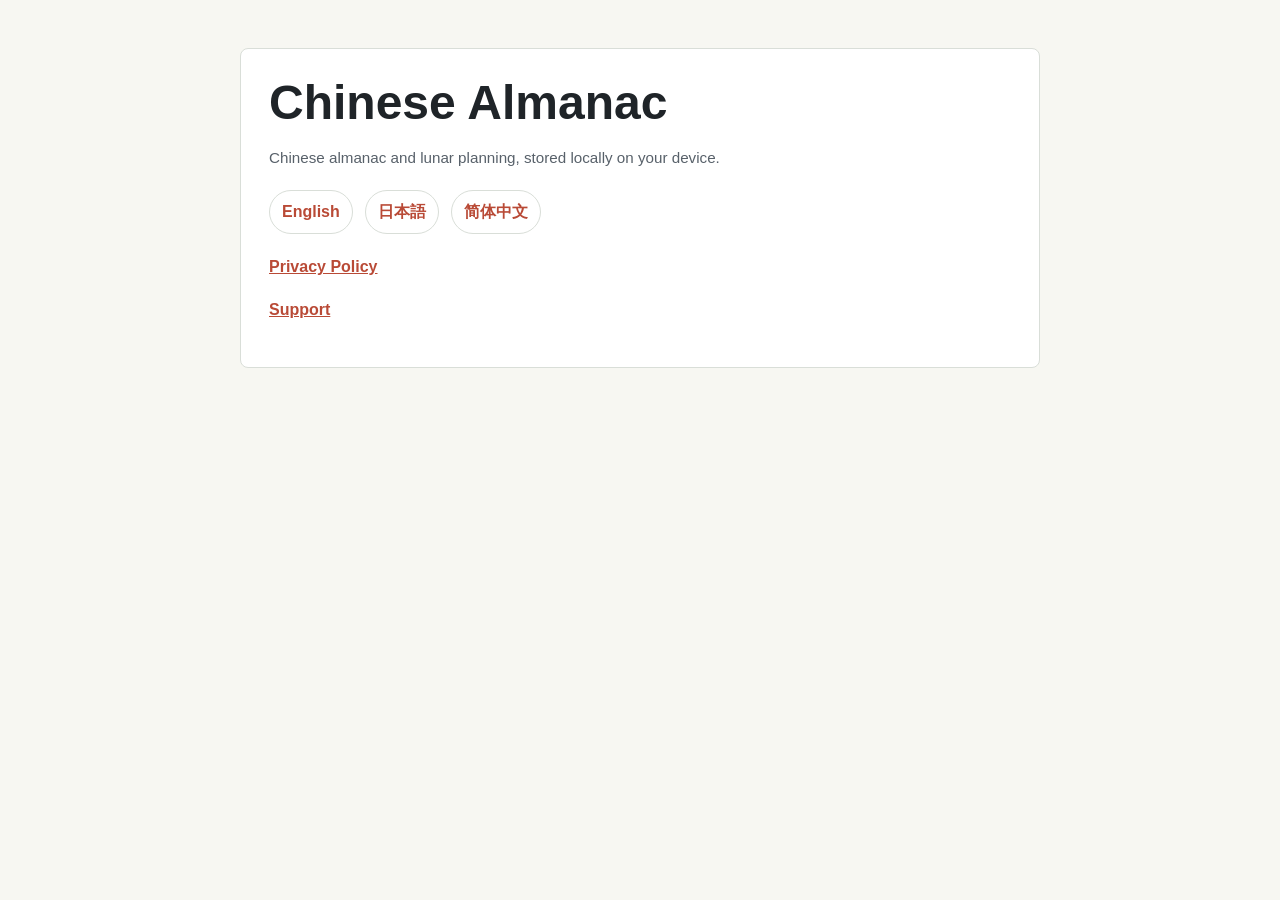
<file: index.html>
<!doctype html>
<html lang="en">
  <head>
    <meta charset="utf-8">
    <meta name="viewport" content="width=device-width, initial-scale=1">
    <meta http-equiv="refresh" content="0; url=en/">
    <title>Chinese Almanac</title>
    <link rel="stylesheet" href="styles.css">
  </head>
  <body>
    <main>
      <div class="card">
        <h1>Chinese Almanac</h1>
        <p><a href="en/">Continue to English</a></p>
      </div>
    </main>
  </body>
</html>
</file>
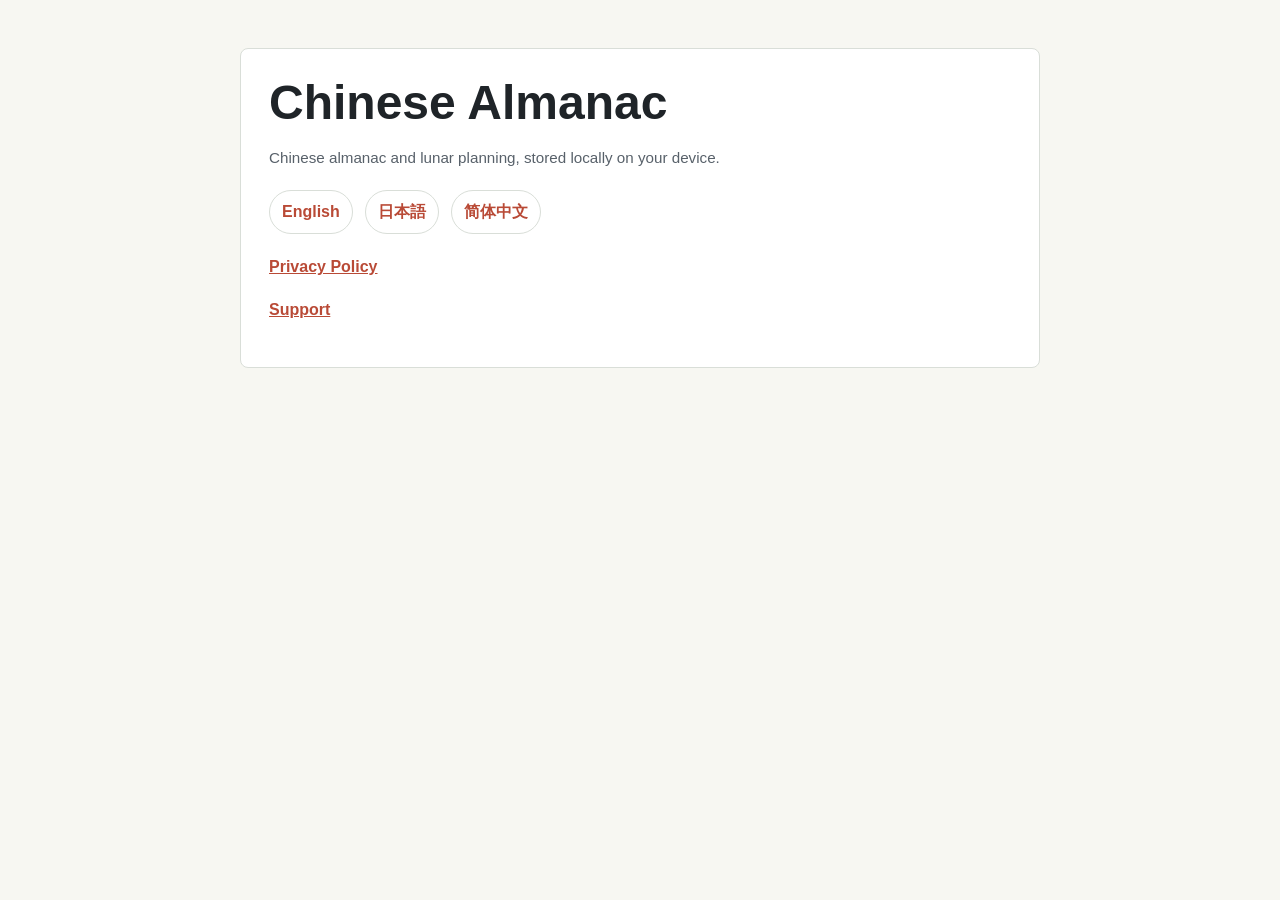
<file: en/index.html>
<!doctype html>
<html lang="en">
  <head>
    <meta charset="utf-8">
    <meta name="viewport" content="width=device-width, initial-scale=1">
    <title>Chinese Almanac Support</title>
    <link rel="stylesheet" href="../styles.css">
  </head>
  <body>
    <main>
      <div class="card">
        <h1>Chinese Almanac</h1>
        <p class="meta">Chinese almanac and lunar planning, stored locally on your device.</p>
        <div class="lang">
          <a href="../en/">English</a>
          <a href="../ja/">日本語</a>
          <a href="../zh-Hans/">简体中文</a>
        </div>
        <p><a href="privacy/">Privacy Policy</a></p>
        <p><a href="support/">Support</a></p>
      </div>
    </main>
  </body>
</html>
</file>
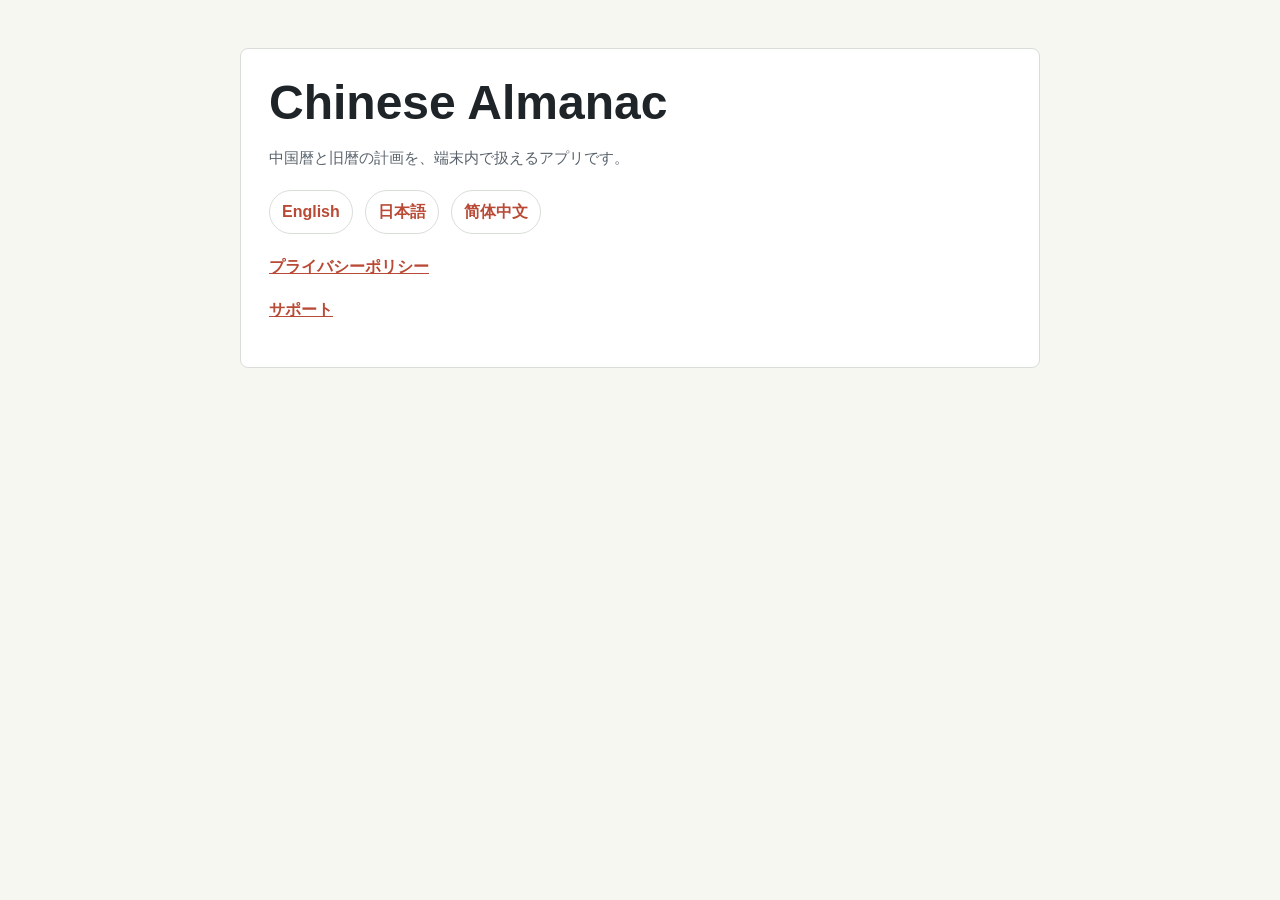
<file: ja/index.html>
<!doctype html>
<html lang="ja">
  <head>
    <meta charset="utf-8">
    <meta name="viewport" content="width=device-width, initial-scale=1">
    <title>Chinese Almanac サポート</title>
    <link rel="stylesheet" href="../styles.css">
  </head>
  <body>
    <main>
      <div class="card">
        <h1>Chinese Almanac</h1>
        <p class="meta">中国暦と旧暦の計画を、端末内で扱えるアプリです。</p>
        <div class="lang">
          <a href="../en/">English</a>
          <a href="../ja/">日本語</a>
          <a href="../zh-Hans/">简体中文</a>
        </div>
        <p><a href="privacy/">プライバシーポリシー</a></p>
        <p><a href="support/">サポート</a></p>
      </div>
    </main>
  </body>
</html>
</file>
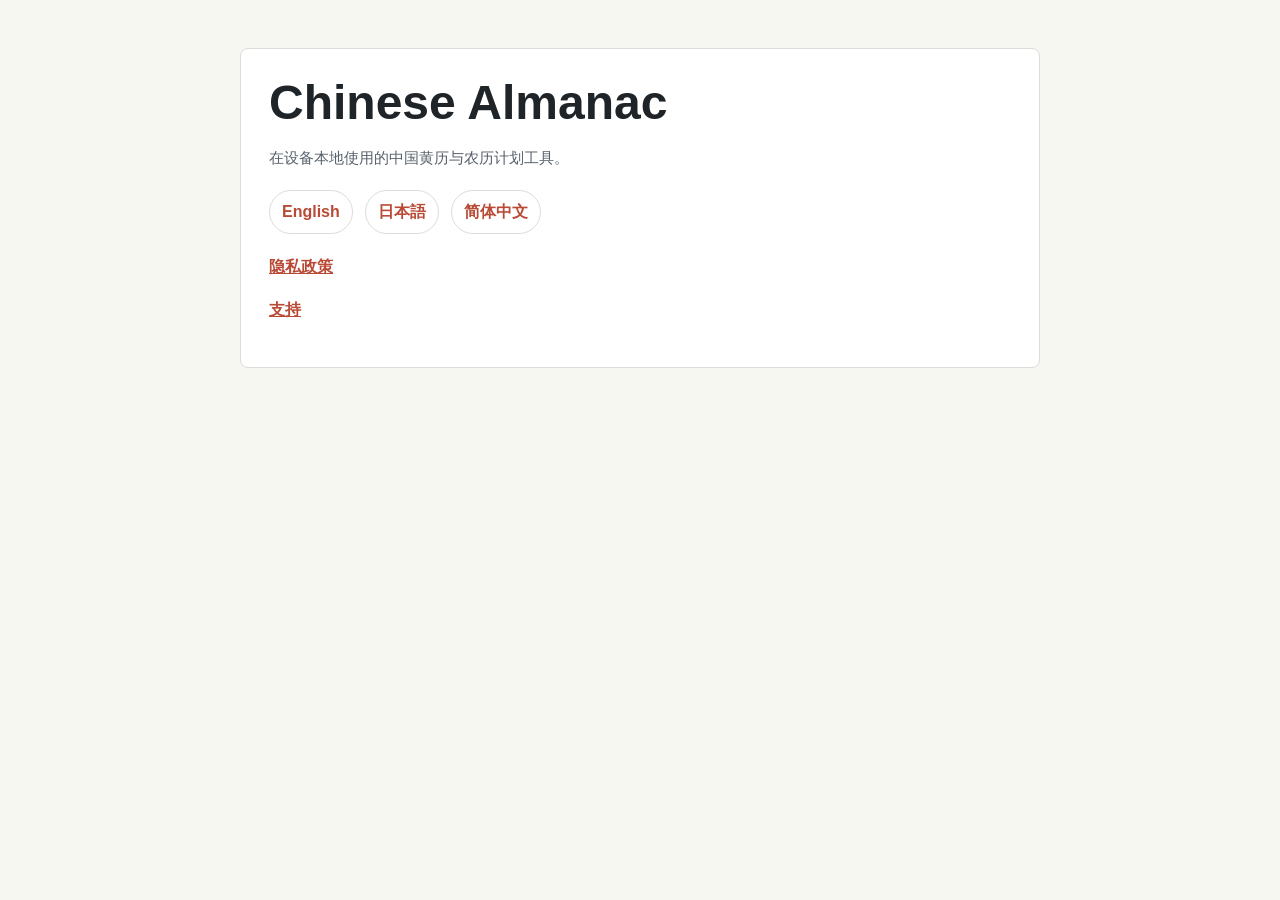
<file: zh-Hans/index.html>
<!doctype html>
<html lang="zh-Hans">
  <head>
    <meta charset="utf-8">
    <meta name="viewport" content="width=device-width, initial-scale=1">
    <title>Chinese Almanac 支持</title>
    <link rel="stylesheet" href="../styles.css">
  </head>
  <body>
    <main>
      <div class="card">
        <h1>Chinese Almanac</h1>
        <p class="meta">在设备本地使用的中国黄历与农历计划工具。</p>
        <div class="lang">
          <a href="../en/">English</a>
          <a href="../ja/">日本語</a>
          <a href="../zh-Hans/">简体中文</a>
        </div>
        <p><a href="privacy/">隐私政策</a></p>
        <p><a href="support/">支持</a></p>
      </div>
    </main>
  </body>
</html>
</file>
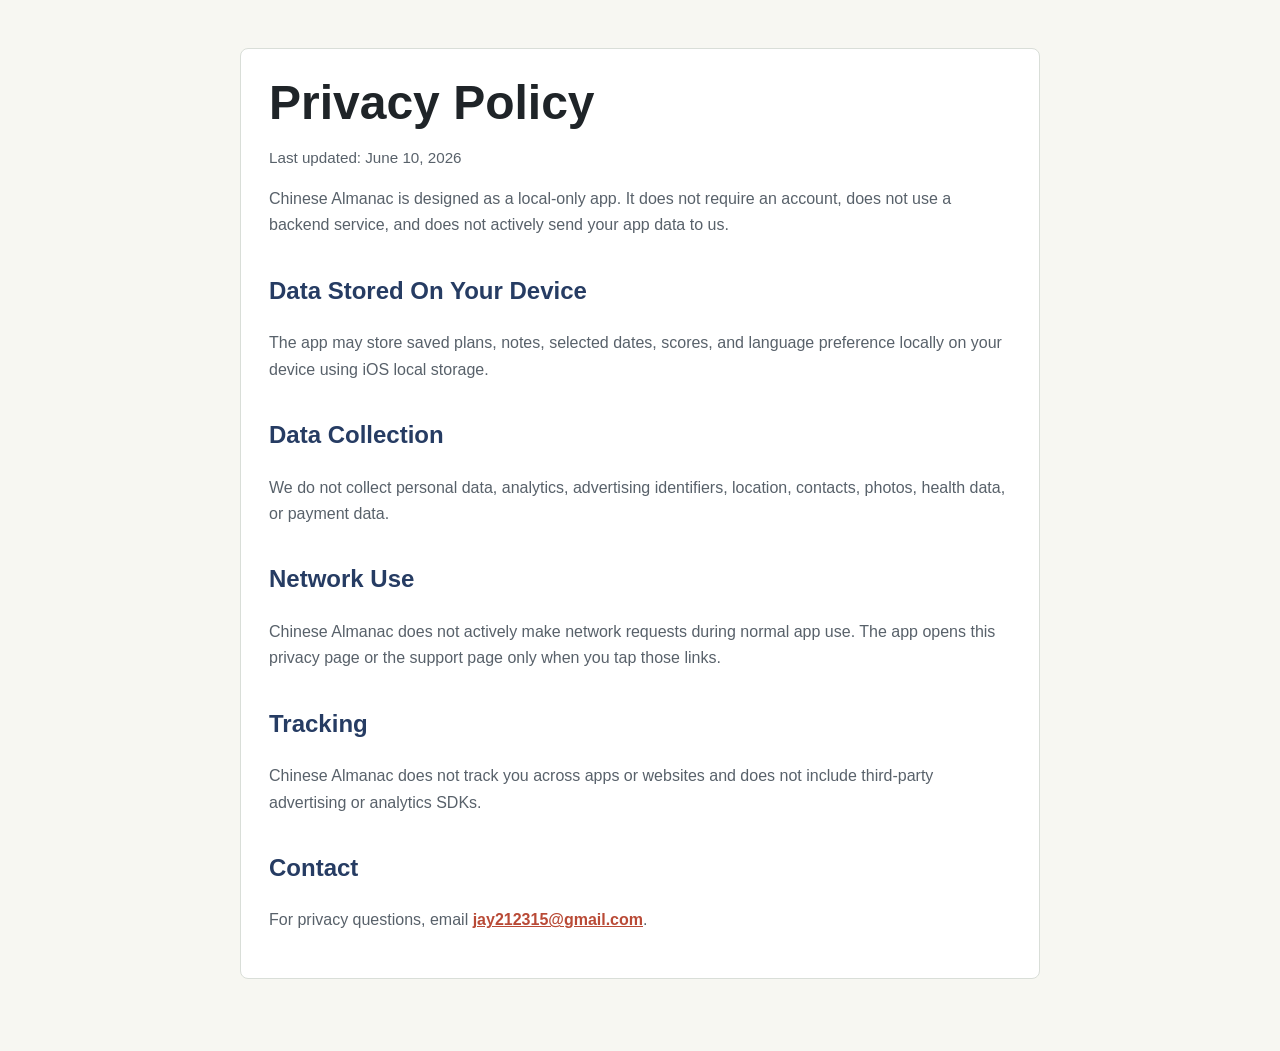
<file: en/privacy/index.html>
<!doctype html>
<html lang="en">
  <head>
    <meta charset="utf-8">
    <meta name="viewport" content="width=device-width, initial-scale=1">
    <title>Chinese Almanac Privacy Policy</title>
    <link rel="stylesheet" href="../../styles.css">
  </head>
  <body>
    <main>
      <div class="card">
        <h1>Privacy Policy</h1>
        <p class="meta">Last updated: June 10, 2026</p>
        <p>Chinese Almanac is designed as a local-only app. It does not require an account, does not use a backend service, and does not actively send your app data to us.</p>
        <h2>Data Stored On Your Device</h2>
        <p>The app may store saved plans, notes, selected dates, scores, and language preference locally on your device using iOS local storage.</p>
        <h2>Data Collection</h2>
        <p>We do not collect personal data, analytics, advertising identifiers, location, contacts, photos, health data, or payment data.</p>
        <h2>Network Use</h2>
        <p>Chinese Almanac does not actively make network requests during normal app use. The app opens this privacy page or the support page only when you tap those links.</p>
        <h2>Tracking</h2>
        <p>Chinese Almanac does not track you across apps or websites and does not include third-party advertising or analytics SDKs.</p>
        <h2>Contact</h2>
        <p>For privacy questions, email <a href="mailto:jay212315@gmail.com">jay212315@gmail.com</a>.</p>
      </div>
    </main>
  </body>
</html>
</file>
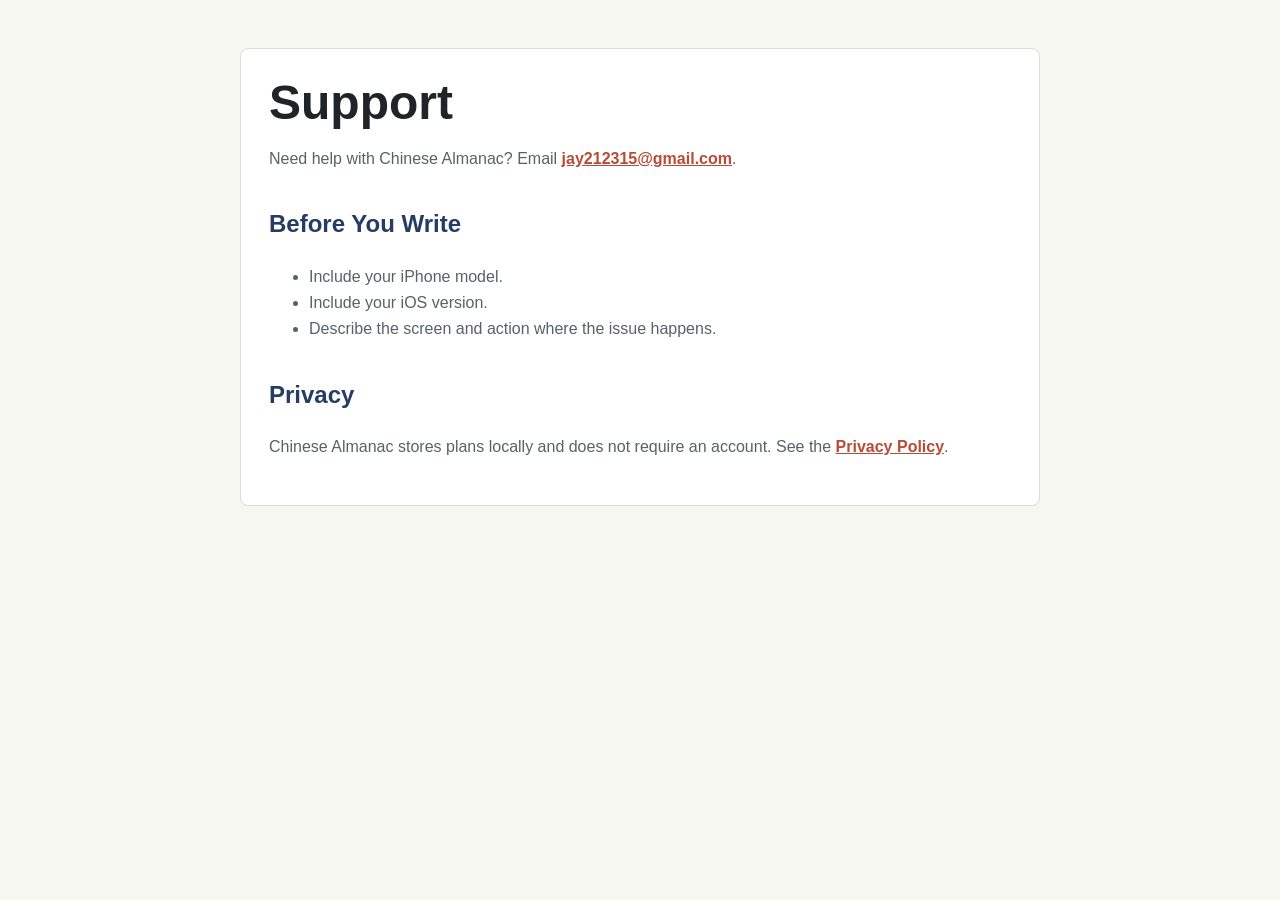
<file: en/support/index.html>
<!doctype html>
<html lang="en">
  <head>
    <meta charset="utf-8">
    <meta name="viewport" content="width=device-width, initial-scale=1">
    <title>Chinese Almanac Support</title>
    <link rel="stylesheet" href="../../styles.css">
  </head>
  <body>
    <main>
      <div class="card">
        <h1>Support</h1>
        <p>Need help with Chinese Almanac? Email <a href="mailto:jay212315@gmail.com">jay212315@gmail.com</a>.</p>
        <h2>Before You Write</h2>
        <ul>
          <li>Include your iPhone model.</li>
          <li>Include your iOS version.</li>
          <li>Describe the screen and action where the issue happens.</li>
        </ul>
        <h2>Privacy</h2>
        <p>Chinese Almanac stores plans locally and does not require an account. See the <a href="../privacy/">Privacy Policy</a>.</p>
      </div>
    </main>
  </body>
</html>
</file>
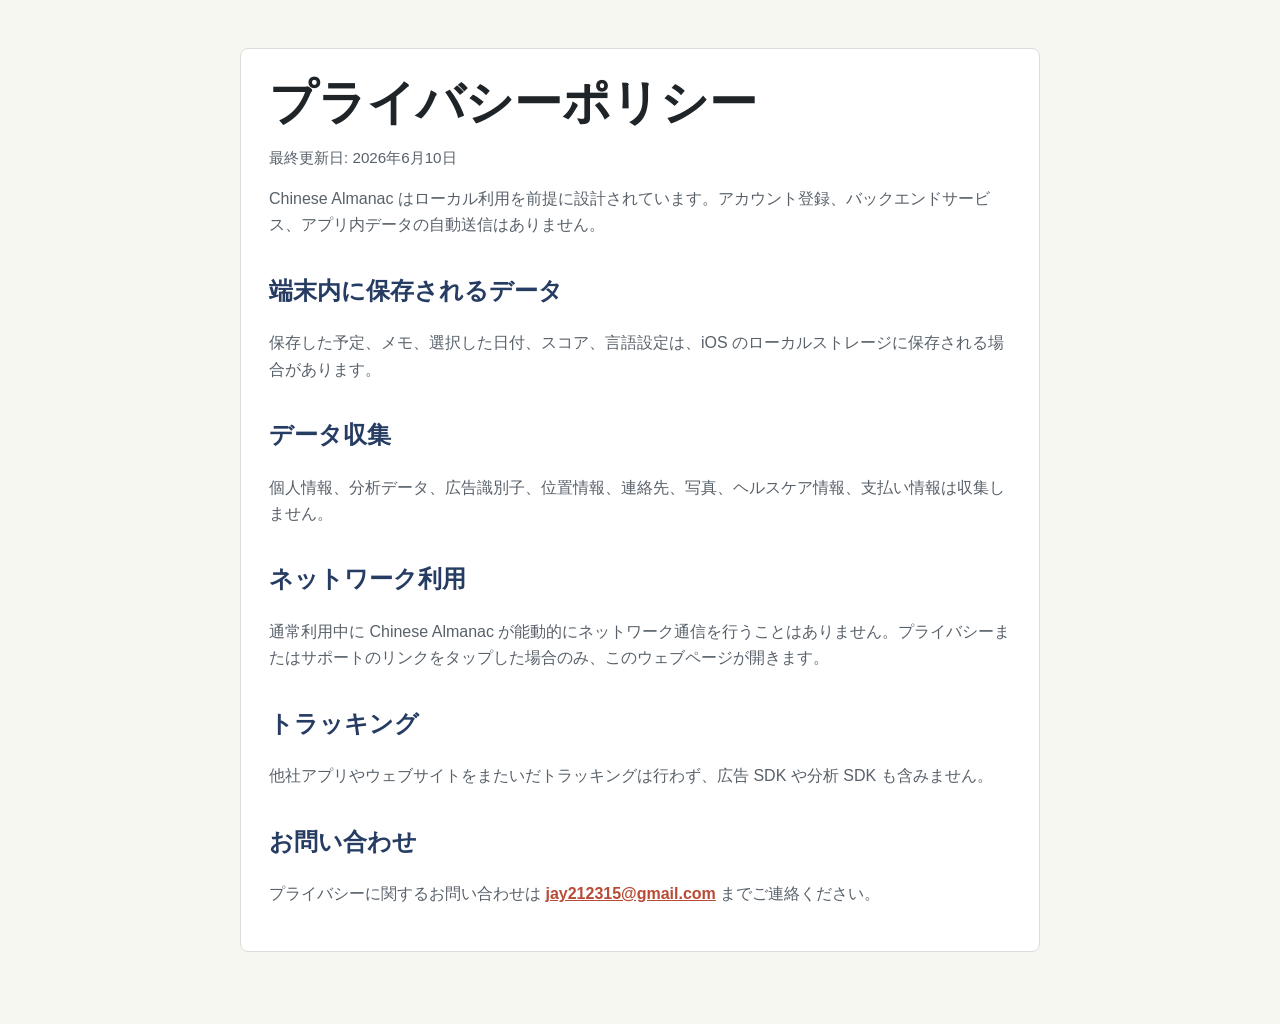
<file: ja/privacy/index.html>
<!doctype html>
<html lang="ja">
  <head>
    <meta charset="utf-8">
    <meta name="viewport" content="width=device-width, initial-scale=1">
    <title>Chinese Almanac プライバシーポリシー</title>
    <link rel="stylesheet" href="../../styles.css">
  </head>
  <body>
    <main>
      <div class="card">
        <h1>プライバシーポリシー</h1>
        <p class="meta">最終更新日: 2026年6月10日</p>
        <p>Chinese Almanac はローカル利用を前提に設計されています。アカウント登録、バックエンドサービス、アプリ内データの自動送信はありません。</p>
        <h2>端末内に保存されるデータ</h2>
        <p>保存した予定、メモ、選択した日付、スコア、言語設定は、iOS のローカルストレージに保存される場合があります。</p>
        <h2>データ収集</h2>
        <p>個人情報、分析データ、広告識別子、位置情報、連絡先、写真、ヘルスケア情報、支払い情報は収集しません。</p>
        <h2>ネットワーク利用</h2>
        <p>通常利用中に Chinese Almanac が能動的にネットワーク通信を行うことはありません。プライバシーまたはサポートのリンクをタップした場合のみ、このウェブページが開きます。</p>
        <h2>トラッキング</h2>
        <p>他社アプリやウェブサイトをまたいだトラッキングは行わず、広告 SDK や分析 SDK も含みません。</p>
        <h2>お問い合わせ</h2>
        <p>プライバシーに関するお問い合わせは <a href="mailto:jay212315@gmail.com">jay212315@gmail.com</a> までご連絡ください。</p>
      </div>
    </main>
  </body>
</html>
</file>
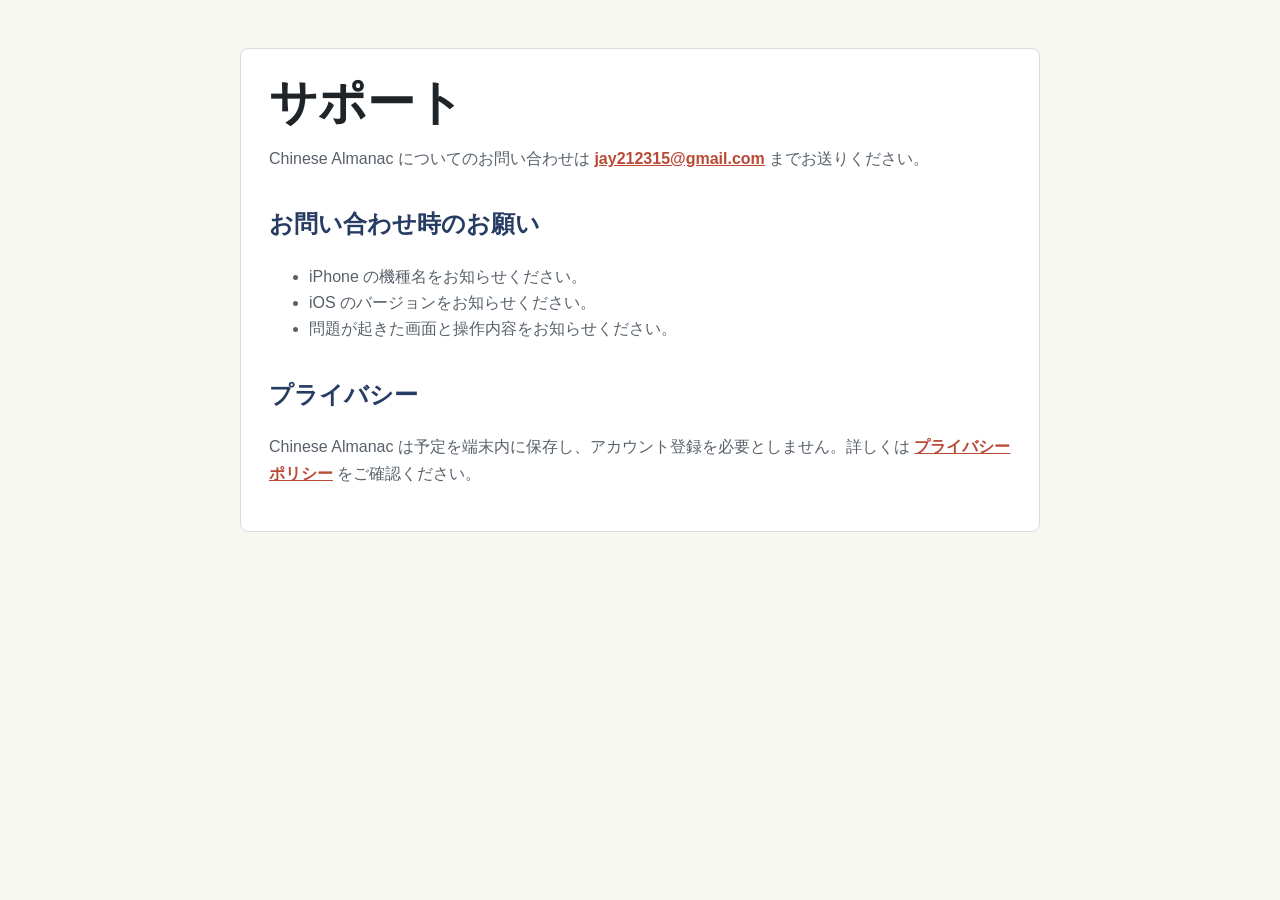
<file: ja/support/index.html>
<!doctype html>
<html lang="ja">
  <head>
    <meta charset="utf-8">
    <meta name="viewport" content="width=device-width, initial-scale=1">
    <title>Chinese Almanac サポート</title>
    <link rel="stylesheet" href="../../styles.css">
  </head>
  <body>
    <main>
      <div class="card">
        <h1>サポート</h1>
        <p>Chinese Almanac についてのお問い合わせは <a href="mailto:jay212315@gmail.com">jay212315@gmail.com</a> までお送りください。</p>
        <h2>お問い合わせ時のお願い</h2>
        <ul>
          <li>iPhone の機種名をお知らせください。</li>
          <li>iOS のバージョンをお知らせください。</li>
          <li>問題が起きた画面と操作内容をお知らせください。</li>
        </ul>
        <h2>プライバシー</h2>
        <p>Chinese Almanac は予定を端末内に保存し、アカウント登録を必要としません。詳しくは <a href="../privacy/">プライバシーポリシー</a> をご確認ください。</p>
      </div>
    </main>
  </body>
</html>
</file>
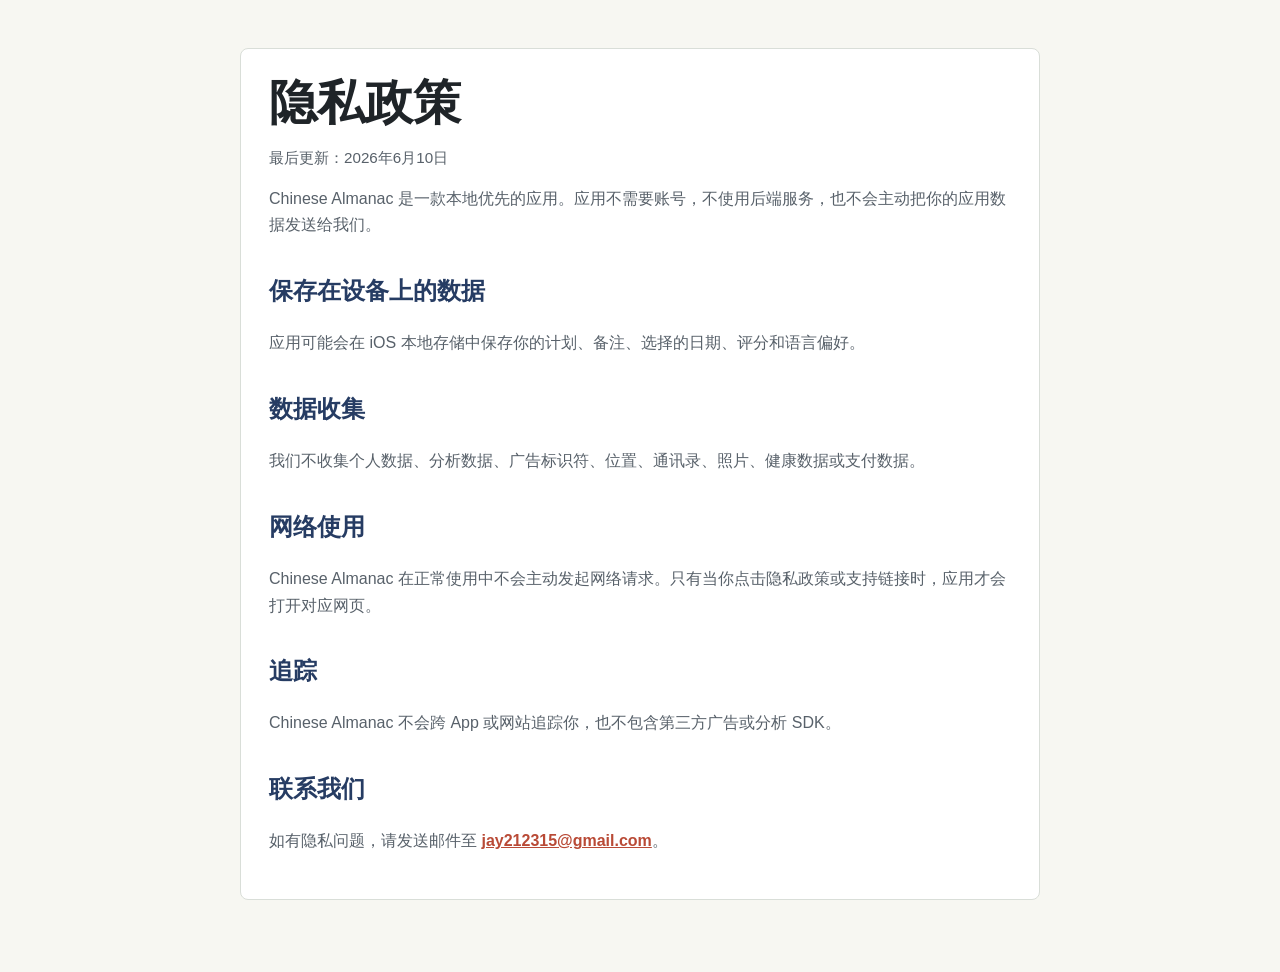
<file: zh-Hans/privacy/index.html>
<!doctype html>
<html lang="zh-Hans">
  <head>
    <meta charset="utf-8">
    <meta name="viewport" content="width=device-width, initial-scale=1">
    <title>Chinese Almanac 隐私政策</title>
    <link rel="stylesheet" href="../../styles.css">
  </head>
  <body>
    <main>
      <div class="card">
        <h1>隐私政策</h1>
        <p class="meta">最后更新：2026年6月10日</p>
        <p>Chinese Almanac 是一款本地优先的应用。应用不需要账号，不使用后端服务，也不会主动把你的应用数据发送给我们。</p>
        <h2>保存在设备上的数据</h2>
        <p>应用可能会在 iOS 本地存储中保存你的计划、备注、选择的日期、评分和语言偏好。</p>
        <h2>数据收集</h2>
        <p>我们不收集个人数据、分析数据、广告标识符、位置、通讯录、照片、健康数据或支付数据。</p>
        <h2>网络使用</h2>
        <p>Chinese Almanac 在正常使用中不会主动发起网络请求。只有当你点击隐私政策或支持链接时，应用才会打开对应网页。</p>
        <h2>追踪</h2>
        <p>Chinese Almanac 不会跨 App 或网站追踪你，也不包含第三方广告或分析 SDK。</p>
        <h2>联系我们</h2>
        <p>如有隐私问题，请发送邮件至 <a href="mailto:jay212315@gmail.com">jay212315@gmail.com</a>。</p>
      </div>
    </main>
  </body>
</html>
</file>
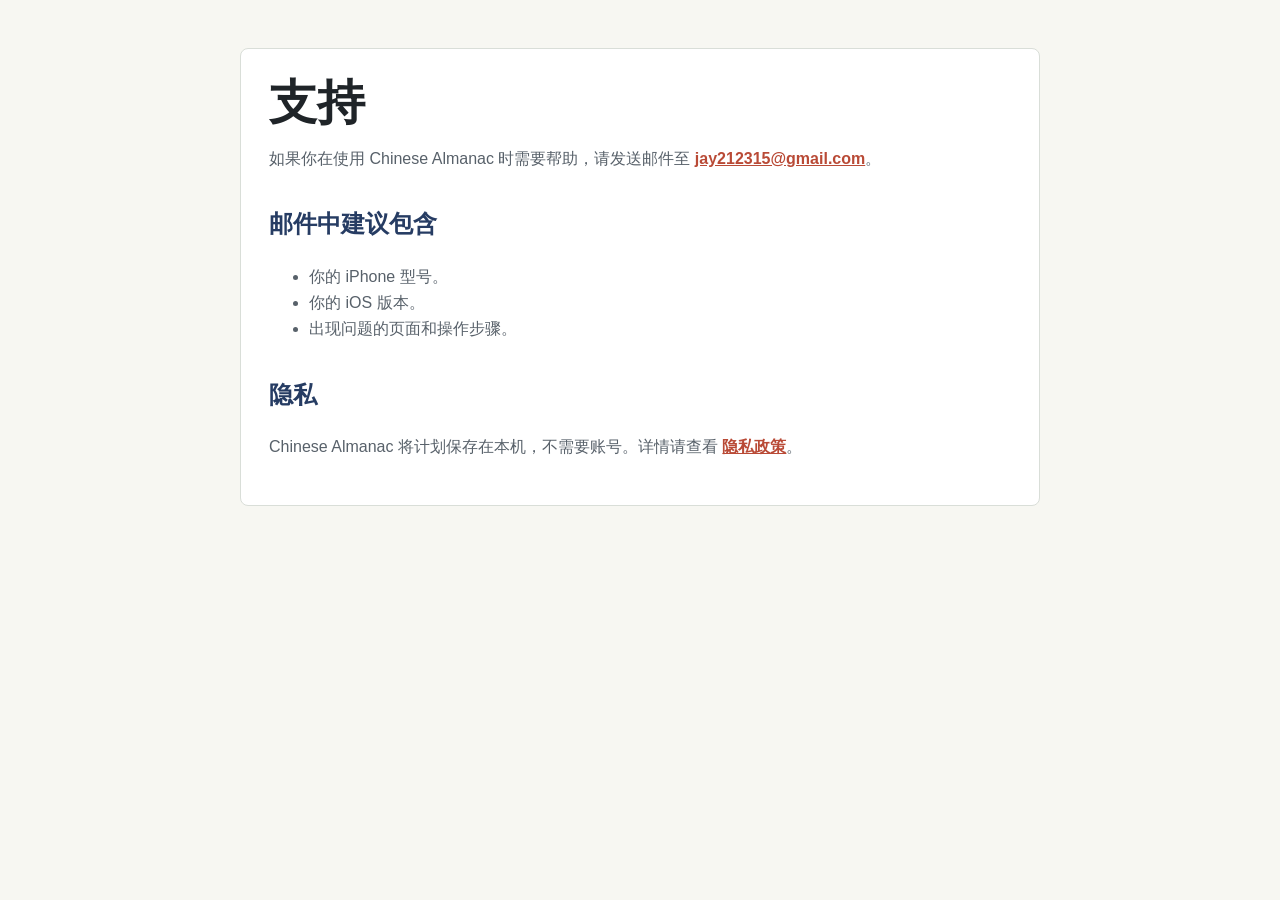
<file: zh-Hans/support/index.html>
<!doctype html>
<html lang="zh-Hans">
  <head>
    <meta charset="utf-8">
    <meta name="viewport" content="width=device-width, initial-scale=1">
    <title>Chinese Almanac 支持</title>
    <link rel="stylesheet" href="../../styles.css">
  </head>
  <body>
    <main>
      <div class="card">
        <h1>支持</h1>
        <p>如果你在使用 Chinese Almanac 时需要帮助，请发送邮件至 <a href="mailto:jay212315@gmail.com">jay212315@gmail.com</a>。</p>
        <h2>邮件中建议包含</h2>
        <ul>
          <li>你的 iPhone 型号。</li>
          <li>你的 iOS 版本。</li>
          <li>出现问题的页面和操作步骤。</li>
        </ul>
        <h2>隐私</h2>
        <p>Chinese Almanac 将计划保存在本机，不需要账号。详情请查看 <a href="../privacy/">隐私政策</a>。</p>
      </div>
    </main>
  </body>
</html>
</file>
<file: styles.css>
:root {
  color-scheme: light;
  --bg: #f7f7f2;
  --surface: #ffffff;
  --ink: #1f2428;
  --muted: #58616a;
  --line: #d9ded8;
  --red: #b94a36;
  --indigo: #263c63;
}

* {
  box-sizing: border-box;
}

body {
  margin: 0;
  background: var(--bg);
  color: var(--ink);
  font-family: -apple-system, BlinkMacSystemFont, "Segoe UI", sans-serif;
  line-height: 1.65;
}

main {
  max-width: 840px;
  margin: 0 auto;
  padding: 48px 20px 72px;
}

.card {
  background: var(--surface);
  border: 1px solid var(--line);
  border-radius: 8px;
  padding: 28px;
}

h1 {
  font-size: clamp(2rem, 5vw, 3rem);
  line-height: 1.1;
  margin: 0 0 12px;
}

h2 {
  margin-top: 32px;
  color: var(--indigo);
}

p, li {
  color: var(--muted);
}

a {
  color: var(--red);
  font-weight: 650;
}

.lang {
  display: flex;
  gap: 12px;
  flex-wrap: wrap;
  margin: 20px 0;
}

.lang a {
  padding: 8px 12px;
  border: 1px solid var(--line);
  border-radius: 999px;
  text-decoration: none;
  background: #fff;
}

.meta {
  color: var(--muted);
  font-size: 0.95rem;
}
</file>
